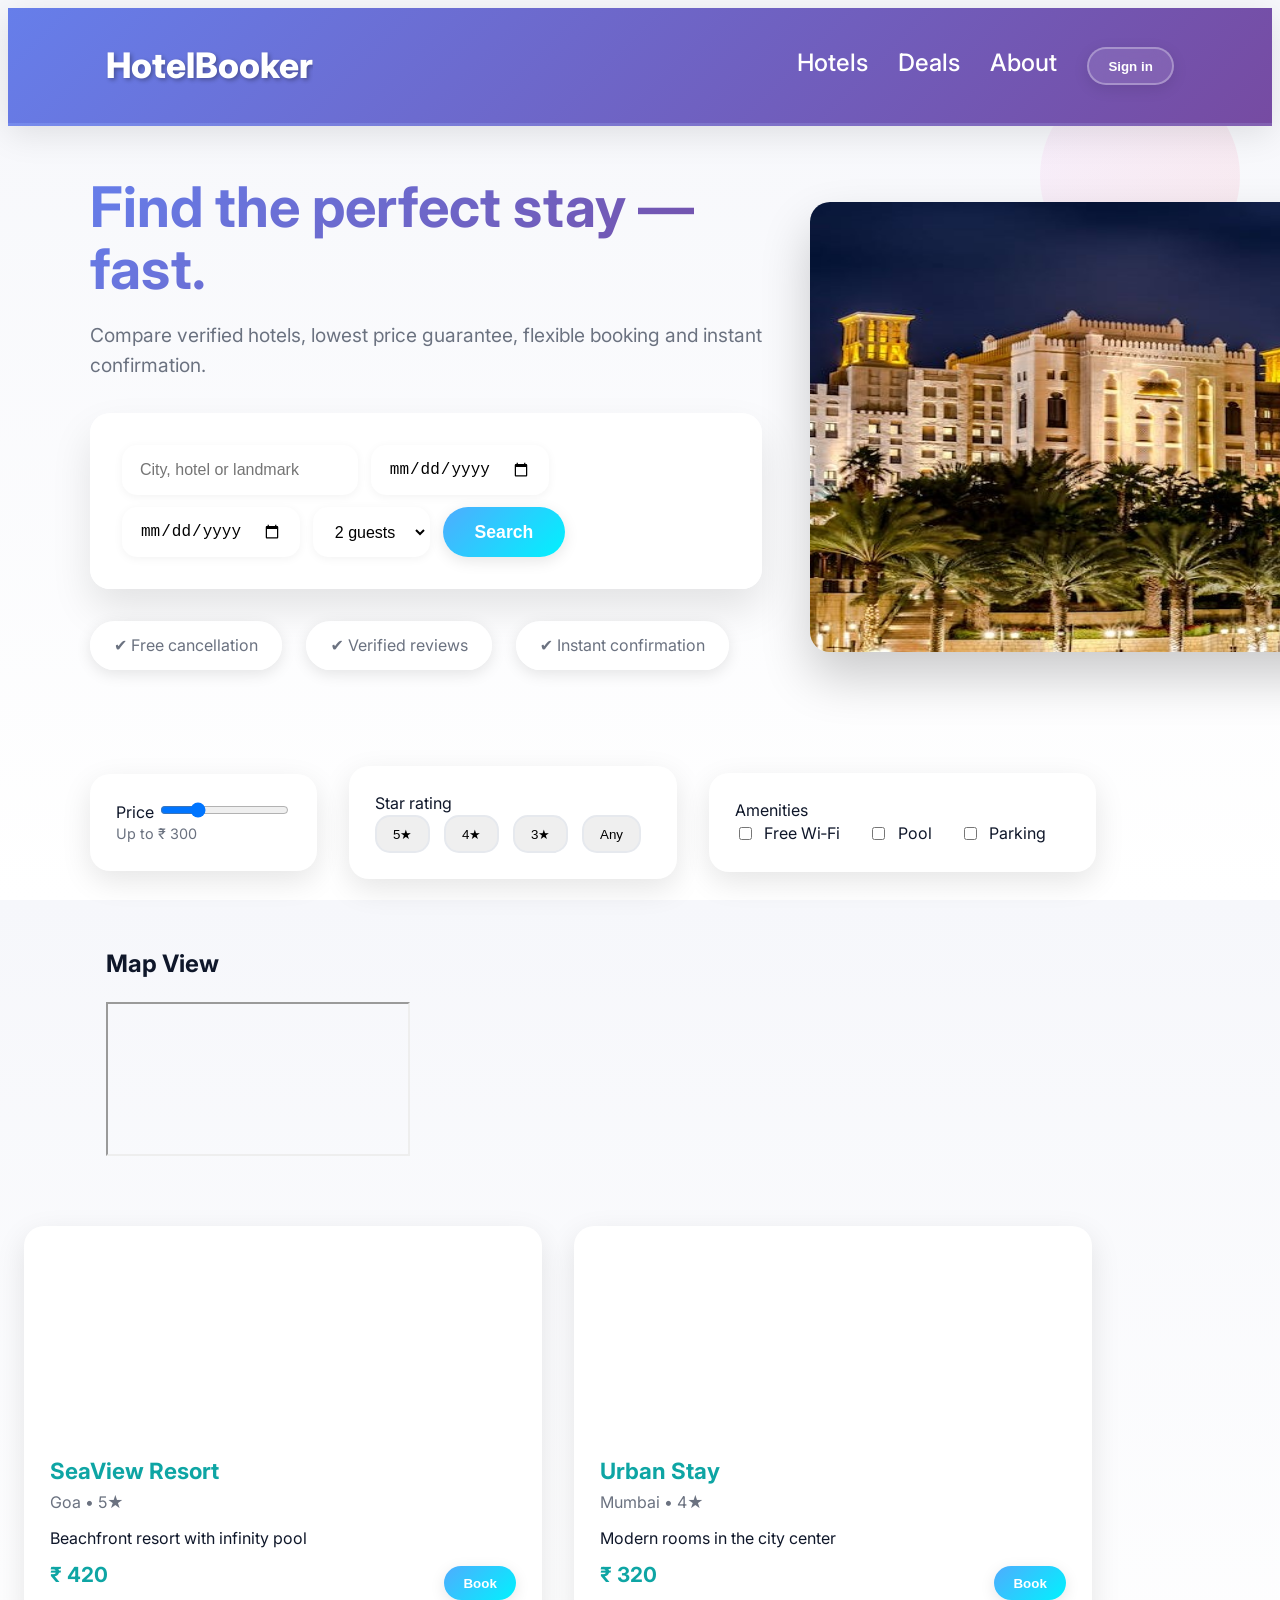
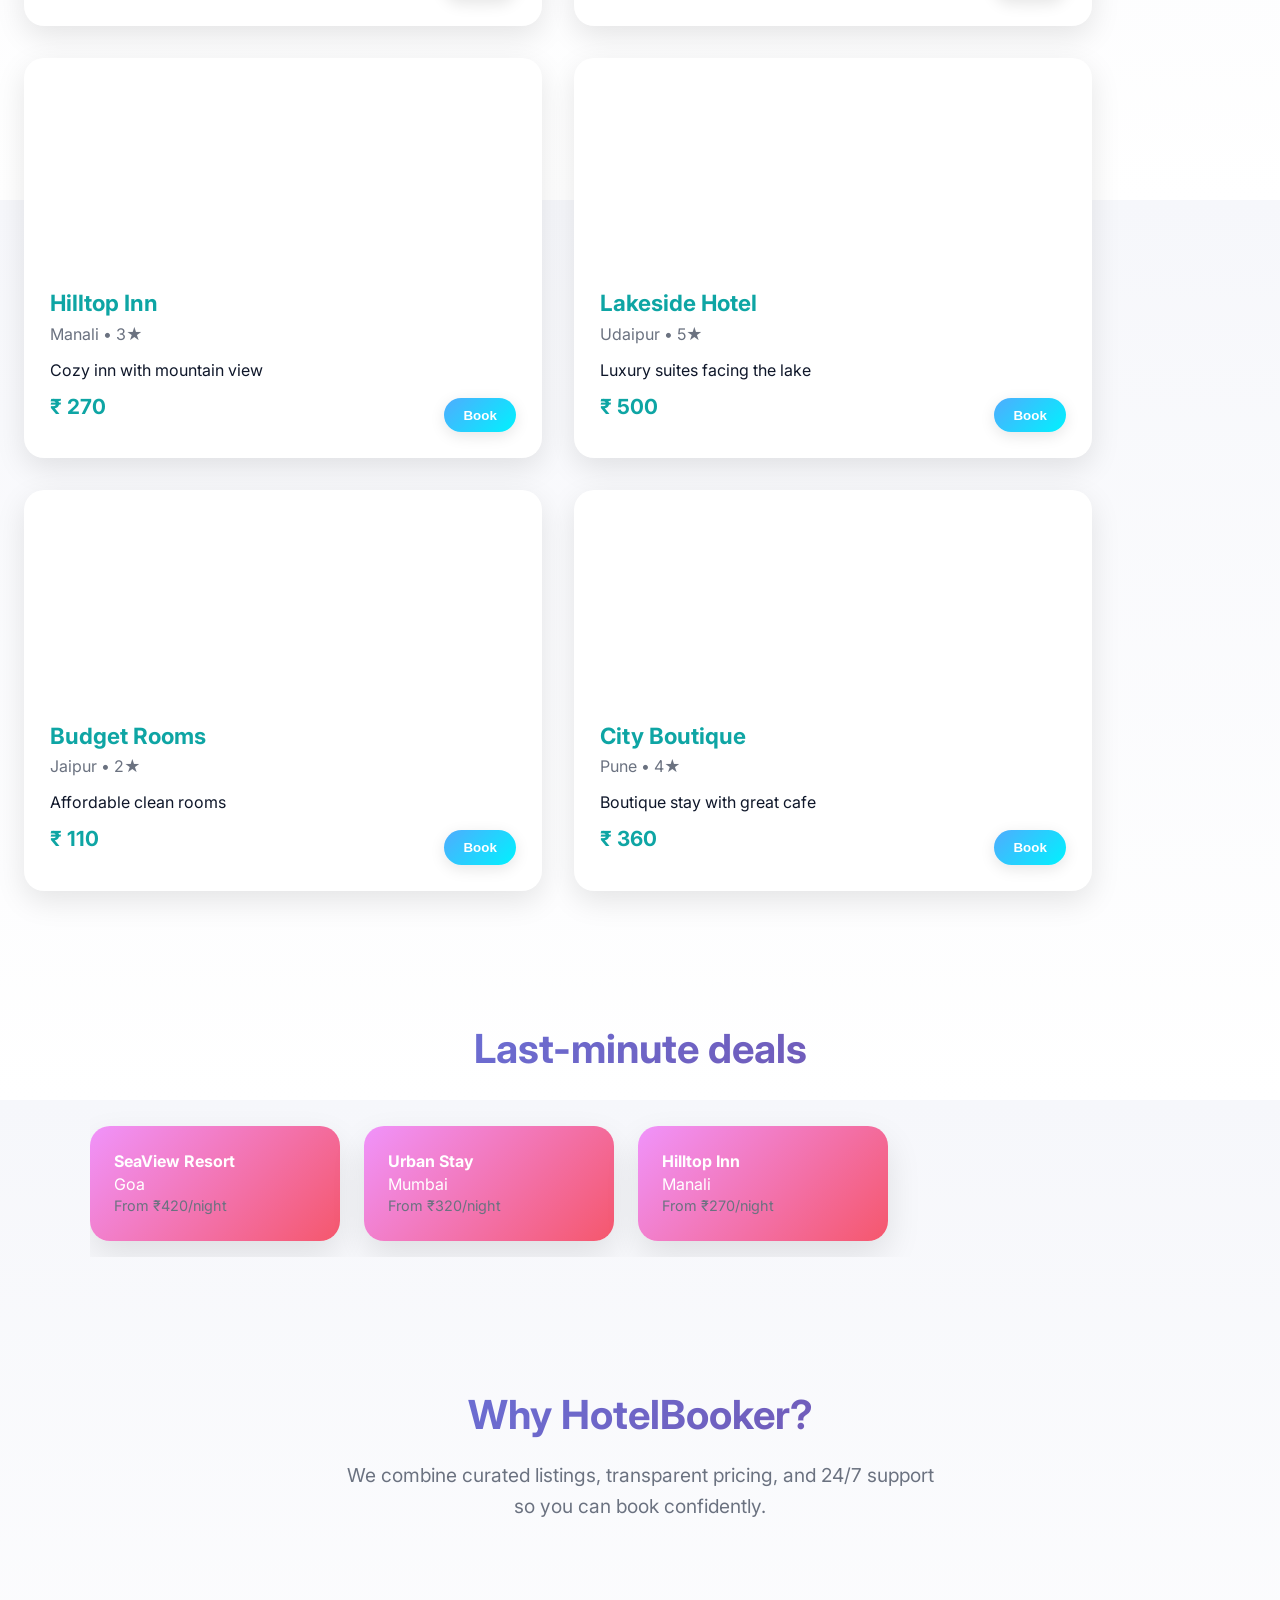
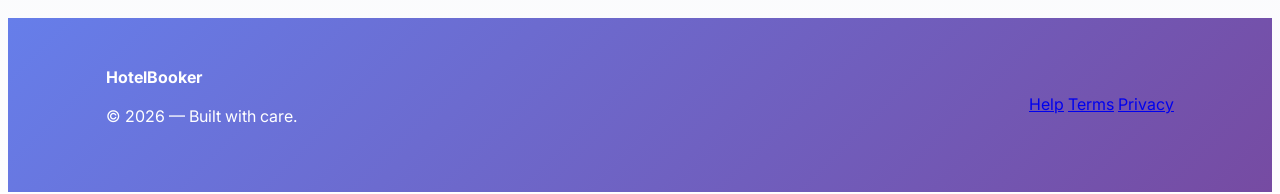
<file: index3.html>
<!-- index.html -->
<!doctype html>
<html lang="en">
<head>
  <meta charset="utf-8" />
  <meta name="viewport" content="width=device-width,initial-scale=1" />
  <title>HotelBooker — Smart Hotel Booking</title>
  <link rel="stylesheet" href="style3.css" />
  <link rel="preconnect" href="https://fonts.gstatic.com" crossorigin>
  <link href="https://fonts.googleapis.com/css2?family=Inter:wght@300;400;600;700;800&display=swap" rel="stylesheet">
  <meta name="description" content="Responsive, accessible hotel booking UI with search, filters and booking modal." />
</head>
<body>
  <header class="site-header">
    <div class="container header-grid">
      <a class="brand" href="#">HotelBooker</a>
      <nav class="nav">
        <a href="#hotels">Hotels</a>
        <a href="#deals">Deals</a>
        <a href="#about">About</a>
        <button id="signinBtn" class="btn btn-ghost">Sign in</button>
      </nav>
    </div>
  </header>

  <main>
    <section class="hero container">
      <div class="hero-left">
        <h1>Find the perfect stay — fast.</h1>
        <p>Compare verified hotels, lowest price guarantee, flexible booking and instant confirmation.</p>
        <form id="searchForm" class="search-form" aria-label="Search hotels">
          <div class="row">
            <input id="q" name="q" type="search" placeholder="City, hotel or landmark" aria-label="Search destination" />
            <input id="checkin" name="checkin" type="date" aria-label="Check-in date" />
            <input id="checkout" name="checkout" type="date" aria-label="Check-out date" />
            <select id="guests" name="guests" aria-label="Guests">
              <option value="1">1 guest</option>
              <option value="2" selected>2 guests</option>
              <option value="3">3 guests</option>
              <option value="4">4 guests</option>
            </select>
            <button type="submit" class="btn btn-primary">Search</button>
          </div>
        </form>
        <ul class="features">
          <li>✔ Free cancellation</li>
          <li>✔ Verified reviews</li>
          <li>✔ Instant confirmation</li>
        </ul>
      </div>
      <div class="hero-right">
        <img alt="Hotel illustration" src="pexels-photo-70441.jpeg" />
      </div>
    </section>

    <section id="filters" class="container filters">
      <div class="filter-group">
        <label>Price</label>
        <input type="range" id="priceRange" min="50" max="1000" step="10" value="300" />
        <div class="small">Up to ₹ <span id="priceValue">300</span></div>
      </div>

      <div class="filter-group">
        <label>Star rating</label>
        <div class="stars">
          <button class="star" data-value="5">5★</button>
          <button class="star" data-value="4">4★</button>
          <button class="star" data-value="3">3★</button>
          <button class="star" data-value="any">Any</button>
        </div>
      </div>

      <div class="filter-group">
        <label>Amenities</label>
        <div class="amenities">
          <label><input type="checkbox" name="wifi" /> Free Wi‑Fi</label>
          <label><input type="checkbox" name="pool" /> Pool</label>
          <label><input type="checkbox" name="parking" /> Parking</label>
        </div>
      </div>
    </section>
    <!-- Map View -->
    <section class="container mx-auto px-4 mt-10">
      <h2 class="text-2xl font-semibold mb-4">Map View</h2>
      <iframe class="w-full h-72 rounded-lg shadow" src="https://maps.google.com/maps?q=India&t=&z=5&ie=UTF8&iwloc=&output=embed"></iframe>
    </section>
    <section id="hotels" class="container hotel-grid">
      <!-- Hotel cards will be injected by JavaScript -->
    </section>

    <section id="deals" class="container deals">
      <h2>Last-minute deals</h2>
      <div class="deals-row" id="dealList"></div>
    </section>

    <section id="about" class="container about">
      <h2>Why HotelBooker?</h2>
      <p>We combine curated listings, transparent pricing, and 24/7 support so you can book confidently.</p>
    </section>
  </main>

  <footer class="site-footer">
    <div class="container footer-grid">
      <div>
        <strong>HotelBooker</strong>
        <p>© <span id="year"></span> — Built with care.</p>
      </div>
      <nav class="fnav">
        <a href="#">Help</a>
        <a href="#">Terms</a>
        <a href="#">Privacy</a>
      </nav>
    </div>
  </footer>

  <!-- Booking Modal -->
  <div id="bookingModal" class="modal" aria-hidden="true" role="dialog" aria-modal="true">
    <div class="modal-panel" role="document">
      <button class="modal-close" aria-label="Close">✕</button>
      <div id="modalContent"></div>
    </div>
  </div>

  <script src="script3.js"></script>
</body>
</html>
</file>
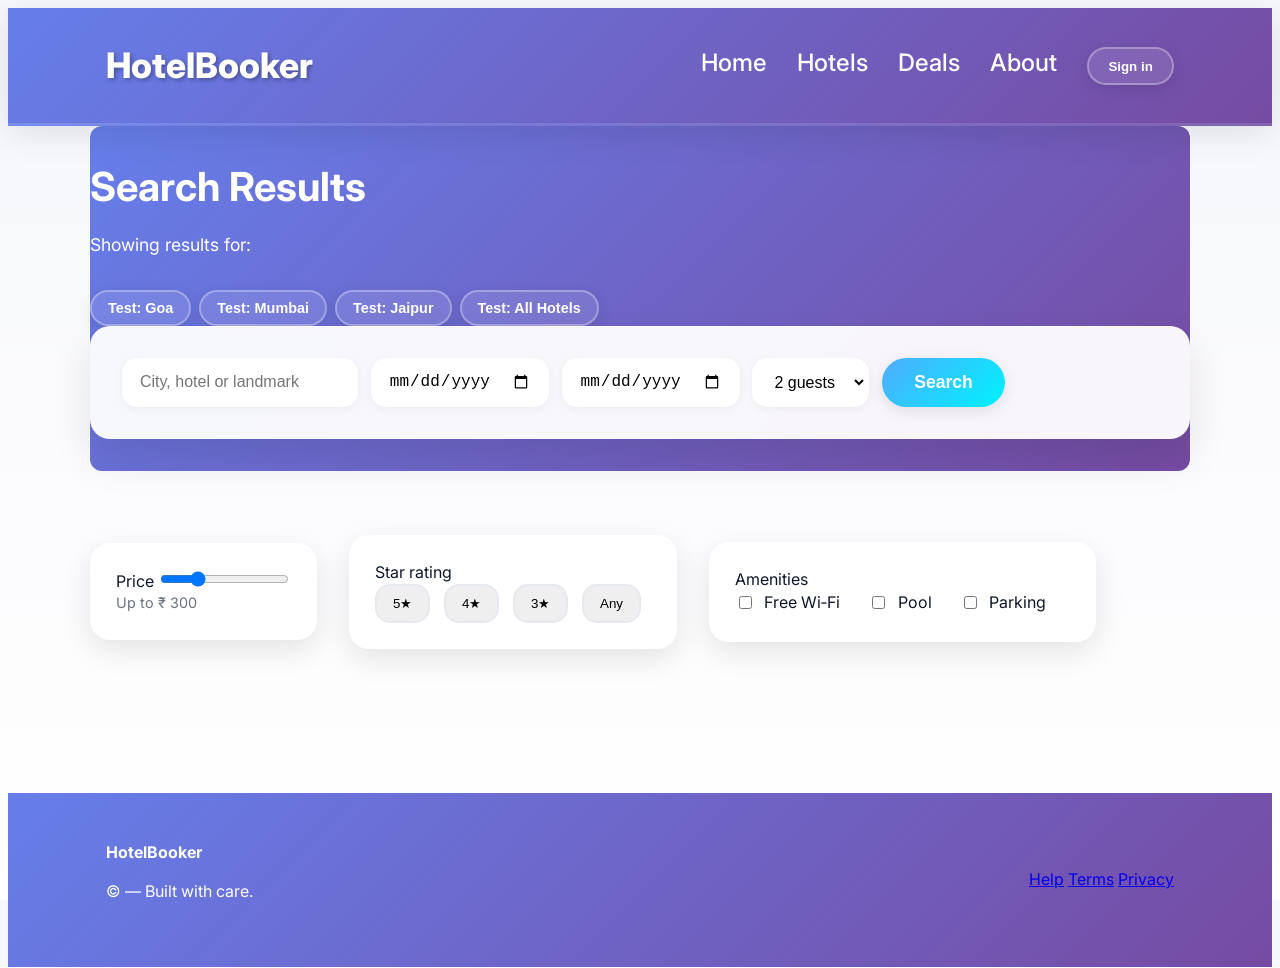
<file: search-results.html>
<!DOCTYPE html>
<html lang="en">
<head>
  <meta charset="utf-8" />
  <meta name="viewport" content="width=device-width,initial-scale=1" />
  <title>Search Results - HotelBooker</title>
  <link rel="stylesheet" href="style3.css" />
  <link rel="preconnect" href="https://fonts.gstatic.com" crossorigin>
  <link href="https://fonts.googleapis.com/css2?family=Inter:wght@300;400;600;700;800&display=swap" rel="stylesheet">
  <meta name="description" content="Search results for hotels" />
</head>
<body>
  <header class="site-header">
    <div class="container header-grid">
      <a class="brand" href="index3.html">HotelBooker</a>
      <nav class="nav">
        <a href="index3.html">Home</a>
        <a href="#hotels">Hotels</a>
        <a href="#deals">Deals</a>
        <a href="#about">About</a>
        <button id="signinBtn" class="btn btn-ghost">Sign in</button>
      </nav>
    </div>
  </header>

  <main>
    <section class="search-header container">
      <div class="search-info">
        <h1>Search Results</h1>
        <div class="search-summary">
          <span id="searchLocation">Showing results for: <strong id="locationText"></strong></span>
          <span id="resultCount"></span>
        </div>
        
        <!-- Test Search Buttons for Debugging -->
        <div class="test-search-buttons">
          <button onclick="testSearch('Goa')" class="btn btn-ghost">Test: Goa</button>
          <button onclick="testSearch('Mumbai')" class="btn btn-ghost">Test: Mumbai</button>
          <button onclick="testSearch('Jaipur')" class="btn btn-ghost">Test: Jaipur</button>
          <button onclick="testSearch('')" class="btn btn-ghost">Test: All Hotels</button>
        </div>
      </div>
      
      <!-- Search Form -->
      <form id="searchForm" class="search-form" aria-label="Search hotels">
        <div class="row">
          <input id="q" name="q" type="search" placeholder="City, hotel or landmark" aria-label="Search destination" />
          <input id="checkin" name="checkin" type="date" aria-label="Check-in date" />
          <input id="checkout" name="checkout" type="date" aria-label="Check-out date" />
          <select id="guests" name="guests" aria-label="Guests">
            <option value="1">1 guest</option>
            <option value="2" selected>2 guests</option>
            <option value="3">3 guests</option>
            <option value="4">4 guests</option>
          </select>
          <button type="submit" class="btn btn-primary">Search</button>
        </div>
      </form>
    </section>

    <!-- Filters Section -->
    <section id="filters" class="container filters">
      <div class="filter-group">
        <label>Price</label>
        <input type="range" id="priceRange" min="50" max="1000" step="10" value="300" />
        <div class="small">Up to ₹ <span id="priceValue">300</span></div>
      </div>

      <div class="filter-group">
        <label>Star rating</label>
        <div class="stars">
          <button class="star" data-value="5">5★</button>
          <button class="star" data-value="4">4★</button>
          <button class="star" data-value="3">3★</button>
          <button class="star" data-value="any">Any</button>
        </div>
      </div>

      <div class="filter-group">
        <label>Amenities</label>
        <div class="amenities">
          <label><input type="checkbox" name="wifi" /> Free Wi‑Fi</label>
          <label><input type="checkbox" name="pool" /> Pool</label>
          <label><input type="checkbox" name="parking" /> Parking</label>
        </div>
      </div>
    </section>

    <!-- Search Results -->
    <section id="hotels" class="container hotel-grid">
      <!-- Hotel cards will be injected by JavaScript -->
    </section>

    <!-- No Results Message -->
    <div id="noResults" class="no-results container" style="display: none;">
      <div class="no-results-content">
        <h2>No hotels found</h2>
        <p>Try adjusting your search criteria or check your spelling.</p>
        <a href="index3.html" class="btn btn-primary">Back to Home</a>
      </div>
    </div>
  </main>

  <footer class="site-footer">
    <div class="container footer-grid">
      <div>
        <strong>HotelBooker</strong>
        <p>© <span id="year"></span> — Built with care.</p>
      </div>
      <nav class="fnav">
        <a href="#">Help</a>
        <a href="#">Terms</a>
        <a href="#">Privacy</a>
      </nav>
    </div>
  </footer>

  <!-- Booking Modal -->
  <div id="bookingModal" class="modal" aria-hidden="true" role="dialog" aria-modal="true">
    <div class="modal-panel" role="document">
      <button class="modal-close" aria-label="Close">✕</button>
      <div id="modalContent"></div>
    </div>
  </div>

  <script src="search-results.js"></script>
</body>
</html>
</file>
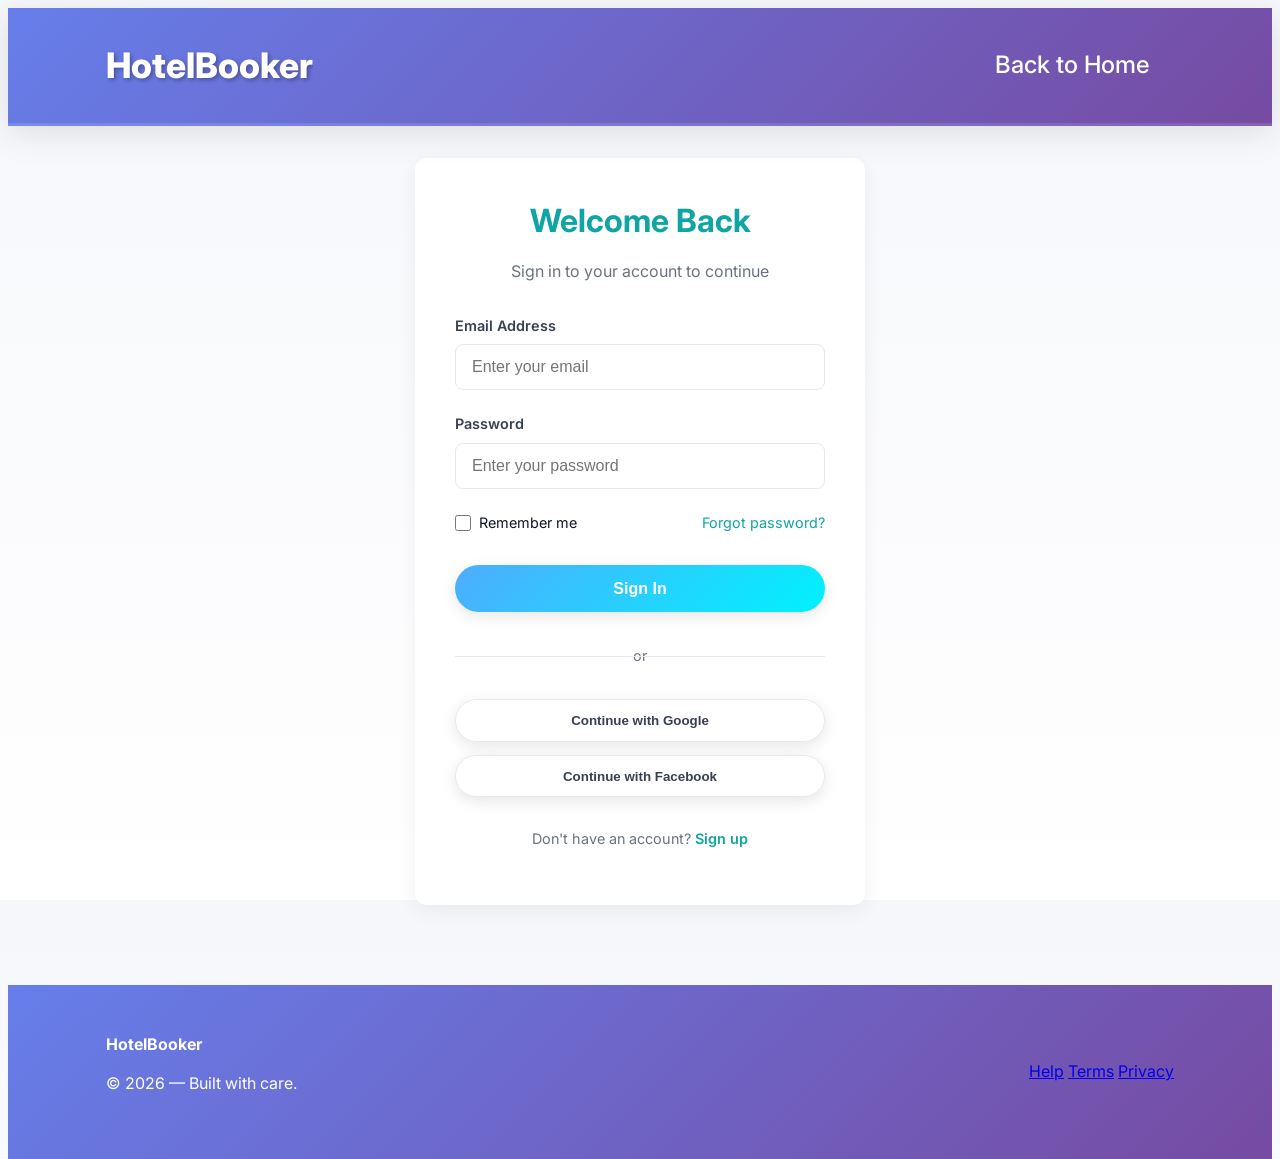
<file: signin.html>
<!DOCTYPE html>
<html lang="en">
<head>
  <meta charset="utf-8" />
  <meta name="viewport" content="width=device-width,initial-scale=1" />
  <title>Sign In - HotelBooker</title>
  <link rel="stylesheet" href="style3.css" />
  <link rel="preconnect" href="https://fonts.gstatic.com" crossorigin>
  <link href="https://fonts.googleapis.com/css2?family=Inter:wght@300;400;600;700;800&display=swap" rel="stylesheet">
  <meta name="description" content="Sign in to your HotelBooker account" />
</head>
<body>
  <header class="site-header">
    <div class="container header-grid">
      <a class="brand" href="index3.html">HotelBooker</a>
      <nav class="nav">
        <a href="index3.html">Back to Home</a>
      </nav>
    </div>
  </header>

  <main>
    <section class="signin-section container">
      <div class="signin-container">
        <h1>Welcome Back</h1>
        <p class="signin-subtitle">Sign in to your account to continue</p>
        
        <form id="signinForm" class="signin-form">
          <div class="form-group">
            <label for="email">Email Address</label>
            <input 
              type="email" 
              id="email" 
              name="email" 
              required 
              placeholder="Enter your email"
              aria-label="Email address"
            />
          </div>
          
          <div class="form-group">
            <label for="password">Password</label>
            <input 
              type="password" 
              id="password" 
              name="password" 
              required 
              placeholder="Enter your password"
              aria-label="Password"
            />
          </div>
          
          <div class="form-options">
            <label class="checkbox-label">
              <input type="checkbox" name="remember" />
              <span>Remember me</span>
            </label>
            <a href="#" class="forgot-link">Forgot password?</a>
          </div>
          
          <button type="submit" class="btn btn-primary signin-btn">Sign In</button>
        </form>
        
        <div class="signin-divider">
          <span>or</span>
        </div>
        
        <div class="social-signin">
          <button class="btn btn-ghost social-btn">
            <span>Continue with Google</span>
          </button>
          <button class="btn btn-ghost social-btn">
            <span>Continue with Facebook</span>
          </button>
        </div>
        
        <div class="signup-prompt">
          <p>Don't have an account? <a href="#" class="signup-link">Sign up</a></p>
        </div>
      </div>
    </section>
  </main>

  <footer class="site-footer">
    <div class="container footer-grid">
      <div>
        <strong>HotelBooker</strong>
        <p>© <span id="year"></span> — Built with care.</p>
      </div>
      <nav class="fnav">
        <a href="#">Help</a>
        <a href="#">Terms</a>
        <a href="#">Privacy</a>
      </nav>
    </div>
  </footer>

  <script>
    // Set current year in footer
    document.getElementById('year').textContent = new Date().getFullYear();
    
    // Handle form submission
    document.getElementById('signinForm').addEventListener('submit', function(e) {
      e.preventDefault();
      const formData = new FormData(this);
      const email = formData.get('email');
      const password = formData.get('password');
      
      // Here you would typically send the data to your backend
      console.log('Sign in attempt:', { email, password });
      
      // For demo purposes, show success message
      alert('Sign in successful! Welcome back.');
      
      // Redirect back to home page
      window.location.href = 'index3.html';
    });
    
    // Handle social sign-in buttons
    document.querySelectorAll('.social-btn').forEach(btn => {
      btn.addEventListener('click', function() {
        alert('Social sign-in functionality would be implemented here.');
      });
    });
  </script>
</body>
</html>
</file>
<file: style3.css>
:root{
  --bg:#f6f7fb;--card:#ffffff;--muted:#6b7280;--accent:#0ea5a4;--glass:rgba(255,255,255,0.6);
  --radius:12px; --shadow:0 6px 20px rgba(16,24,40,0.06);
  --gradient-primary: linear-gradient(135deg, #667eea 0%, #764ba2 100%);
  --gradient-secondary: linear-gradient(135deg, #f093fb 0%, #f5576c 100%);
  --gradient-accent: linear-gradient(135deg, #4facfe 0%, #00f2fe 100%);
  font-synthesis: none;
}

*{box-sizing:border-box}
html,body{height:100%}
body{
  font-family:Inter,system-ui,-apple-system,"Segoe UI",Roboto,"Helvetica Neue",Arial;
  line-height:1.45;
  color:#0f172a;
  background: linear-gradient(180deg,var(--bg),#ffffff);
  scroll-behavior: smooth;
}

/* Smooth scrolling and animations */
* {
  transition: all 0.3s cubic-bezier(0.4, 0, 0.2, 1);
}

.container{max-width:1100px;margin:0 auto;padding:1rem}

/* Enhanced Header with gradient and animations */
.site-header{
  background: var(--gradient-primary);
  padding:1rem 0;
  border-bottom: 3px solid rgba(255,255,255,0.1);
  font-size: x-large;
  position: sticky;
  top: 0;
  z-index: 100;
  backdrop-filter: blur(10px);
  box-shadow: 0 8px 32px rgba(0,0,0,0.1);
}

.header-grid{display:flex;align-items:center;justify-content:space-between}
.brand{
  font-weight:800;
  color:white;
  font-size:2.2rem;
  text-decoration:none;
  text-shadow: 2px 2px 4px rgba(0,0,0,0.3);
  position: relative;
  overflow: hidden;
}

.brand::before {
  content: '';
  position: absolute;
  top: 0;
  left: -100%;
  width: 100%;
  height: 100%;
  background: linear-gradient(90deg, transparent, rgba(255,255,255,0.4), transparent);
  transition: left 0.5s;
}

.brand:hover::before {
  left: 100%;
}

.nav a{
  margin-right:1.5rem;
  color:white;
  text-decoration:none;
  font-weight: 500;
  position: relative;
  padding: 0.5rem 0;
}

.nav a::after {
  content: '';
  position: absolute;
  bottom: 0;
  left: 0;
  width: 0;
  height: 2px;
  background: white;
  transition: width 0.3s ease;
}

.nav a:hover::after {
  width: 100%;
}

/* Enhanced Buttons with hover effects */
.btn{
  padding:.6rem 1.2rem;
  border-radius:25px;
  border:0;
  font-weight:600;
  cursor:pointer;
  position: relative;
  overflow: hidden;
  transform: translateY(0);
  box-shadow: 0 4px 15px rgba(0,0,0,0.1);
}

.btn::before {
  content: '';
  position: absolute;
  top: 0;
  left: -100%;
  width: 100%;
  height: 100%;
  background: linear-gradient(90deg, transparent, rgba(255,255,255,0.2), transparent);
  transition: left 0.5s;
}

.btn:hover::before {
  left: 100%;
}

.btn:hover {
  transform: translateY(-2px);
  box-shadow: 0 8px 25px rgba(0,0,0,0.2);
}

.btn-ghost{
  background:rgba(255,255,255,0.1);
  color: white;
  border: 2px solid rgba(255,255,255,0.3);
  backdrop-filter: blur(10px);
}

.btn-ghost:hover {
  background: rgba(255,255,255,0.2);
  border-color: rgba(255,255,255,0.5);
}

.btn-primary{
  background:var(--gradient-accent);
  color:white;
  border: none;
}

/* Enhanced Hero Section */
.hero{
  display:grid;
  grid-template-columns:1fr 380px;
  gap:3rem;
  align-items:center;
  padding:3rem 0;
  position: relative;
}

.hero::before {
  content: '';
  position: absolute;
  top: -50px;
  right: -50px;
  width: 200px;
  height: 200px;
  background: var(--gradient-secondary);
  border-radius: 50%;
  opacity: 0.1;
  animation: float 6s ease-in-out infinite;
}

@keyframes float {
  0%, 100% { transform: translateY(0px) rotate(0deg); }
  50% { transform: translateY(-20px) rotate(180deg); }
}

.hero-left h1{
  font-size:3.5rem;
  margin:.2rem 0;
  background: var(--gradient-primary);
  -webkit-background-clip: text;
  -webkit-text-fill-color: transparent;
  background-clip: text;
  line-height: 1.1;
  animation: slideInLeft 1s ease-out;
}

@keyframes slideInLeft {
  from {
    opacity: 0;
    transform: translateX(-50px);
  }
  to {
    opacity: 1;
    transform: translateX(0);
  }
}

.hero-left p{
  color:var(--muted);
  margin-bottom:2rem;
  font-size: 1.2rem;
  line-height: 1.6;
  animation: slideInLeft 1s ease-out 0.2s both;
}

/* Enhanced Search Form */
.search-form {
  animation: slideInLeft 1s ease-out 0.4s both;
}

.search-form .row{
  display:flex;
  gap:.8rem;
  flex-wrap:wrap;
  background: rgba(255,255,255,0.95);
  padding: 2rem;
  border-radius: 20px;
  box-shadow: 0 20px 40px rgba(0,0,0,0.1);
  backdrop-filter: blur(10px);
}

.search-form input, .search-form select{
  padding:.8rem 1rem;
  border-radius:15px;
  border:2px solid transparent;
  background:white;
  font-size: 1rem;
  transition: all 0.3s ease;
  box-shadow: 0 2px 10px rgba(0,0,0,0.05);
}

.search-form input:focus, .search-form select:focus {
  outline: none;
  border-color: var(--accent);
  box-shadow: 0 0 0 4px rgba(14, 165, 164, 0.1);
  transform: translateY(-2px);
}

.search-form .btn-primary {
  padding: 0.8rem 2rem;
  font-size: 1.1rem;
  background: var(--gradient-accent);
}

.features{
  display:flex;
  gap:1.5rem;
  list-style:none;
  padding:0;
  margin-top:2rem;
  color:var(--muted);
  animation: slideInLeft 1s ease-out 0.6s both;
}

.features li {
  background: rgba(255,255,255,0.9);
  padding: 0.8rem 1.5rem;
  border-radius: 25px;
  box-shadow: 0 4px 15px rgba(0,0,0,0.1);
  backdrop-filter: blur(10px);
  transition: all 0.3s ease;
}

.features li:hover {
  transform: translateY(-3px);
  box-shadow: 0 8px 25px rgba(0,0,0,0.15);
}

.hero-right {
  animation: slideInRight 1s ease-out 0.8s both;
}

@keyframes slideInRight {
  from {
    opacity: 0;
    transform: translateX(50px);
  }
  to {
    opacity: 1;
    transform: translateX(0);
  }
}

.hero-right img{
  width: 550px;
  border-radius:20px;
  box-shadow: 0 25px 50px rgba(0,0,0,0.2);
  height: 450px;
  transition: all 0.3s ease;
}

.hero-right img:hover {
  transform: scale(1.02) rotate(1deg);
  box-shadow: 0 35px 70px rgba(0,0,0,0.3);
}

/* Enhanced Filters */
.filters{
  display:flex;
  gap:2rem;
  align-items:center;
  padding:2rem 0;
  flex-wrap: wrap;
}

.filter-group{
  background:var(--card);
  padding:1.5rem;
  border-radius:20px;
  box-shadow: 0 10px 30px rgba(0,0,0,0.1);
  min-width:200px;
  transition: all 0.3s ease;
  border: 2px solid transparent;
}

.filter-group:hover {
  transform: translateY(-5px);
  box-shadow: 0 20px 40px rgba(0,0,0,0.15);
  border-color: var(--accent);
}

.stars .star{
  border:2px solid #e6e9ee;
  padding:.6rem 1rem;
  border-radius:15px;
  margin-right:.6rem;
  transition: all 0.3s ease;
  cursor: pointer;
}

.stars .star:hover {
  transform: scale(1.1);
  border-color: var(--accent);
  background: var(--accent);
  color: white;
}

.amenities label{
  display:inline-flex;
  align-items:center;
  gap:.6rem;
  margin-right:1.5rem;
  cursor: pointer;
  transition: all 0.3s ease;
}

.amenities label:hover {
  color: var(--accent);
  transform: translateX(5px);
}

.small{color:var(--muted);font-size:.9rem}

/* Enhanced Hotel Grid */
.hotel-grid{
  display:grid;
  grid-template-columns:repeat(auto-fit, minmax(350px, 1fr));
  gap:2rem;
  margin:2rem 0;
}

.card{
  background:var(--card);
  border-radius:20px;
  padding:0;
  overflow:hidden;
  box-shadow: 0 10px 30px rgba(0,0,0,0.1);
  display:flex;
  flex-direction:column;
  transition: all 0.4s cubic-bezier(0.4, 0, 0.2, 1);
  border: 2px solid transparent;
  position: relative;
}

.card::before {
  content: '';
  position: absolute;
  top: 0;
  left: 0;
  right: 0;
  height: 4px;
  background: var(--gradient-accent);
  transform: scaleX(0);
  transition: transform 0.3s ease;
}

.card:hover::before {
  transform: scaleX(1);
}

.card:hover {
  transform: translateY(-10px) scale(1.02);
  box-shadow: 0 25px 50px rgba(0,0,0,0.2);
  border-color: var(--accent);
}

.card .thumb{
  height:200px;
  background-size:cover;
  background-position:center;
  transition: all 0.4s ease;
}

.card:hover .thumb {
  transform: scale(1.1);
}

.card .content{
  padding:1.5rem;
  flex:1;
  display:flex;
  flex-direction:column;
}

.card h3{
  margin:.2rem 0;
  color: var(--accent);
  font-size: 1.4rem;
}

.card .meta{
  color:var(--muted);
  font-size:1rem;
  margin-bottom:.8rem;
}

.card .price-row{
  display:flex;
  justify-content:space-between;
  align-items:center;
  margin-top: auto;
}

.card .price{
  font-weight:700;
  font-size: 1.3rem;
  color: var(--accent);
}

.card .cta{margin-top:1rem}

/* Enhanced Deals Section */
.deals{padding:3rem 0}
.deals h2 {
  text-align: center;
  font-size: 2.5rem;
  background: var(--gradient-primary);
  -webkit-background-clip: text;
  -webkit-text-fill-color: transparent;
  background-clip: text;
  margin-bottom: 2rem;
}

.deals-row{
  display:flex;
  gap:1.5rem;
  overflow:auto;
  padding: 1rem 0;
}

.deal{
  min-width:250px;
  padding:1.5rem;
  background: var(--gradient-secondary);
  border-radius:20px;
  box-shadow: 0 15px 35px rgba(0,0,0,0.1);
  color: white;
  transition: all 0.3s ease;
  cursor: pointer;
}

.deal:hover {
  transform: translateY(-5px) scale(1.05);
  box-shadow: 0 25px 50px rgba(0,0,0,0.2);
}

.about{padding:3rem 0; text-align: center;}
.about h2 {
  font-size: 2.5rem;
  background: var(--gradient-primary);
  -webkit-background-clip: text;
  -webkit-text-fill-color: transparent;
  background-clip: text;
  margin-bottom: 1rem;
}

.about p {
  font-size: 1.2rem;
  color: var(--muted);
  max-width: 600px;
  margin: 0 auto;
  line-height: 1.6;
}

/* Enhanced Footer */
.site-footer{
  padding:2rem 0;
  color:var(--muted);
  background: var(--gradient-primary);
  color: white;
  margin-top: 3rem;
}

.footer-grid{display:flex;justify-content:space-between;align-items:center}

/* Enhanced Modal */
.modal{
  position:fixed;
  inset:0;
  display:none;
  place-items:center;
  background:rgba(2,6,23,0.8);
  z-index:60;
  backdrop-filter: blur(10px);
}

.modal[aria-hidden="false"]{
  display:grid;
  animation: modalFadeIn 0.3s ease-out;
}

@keyframes modalFadeIn {
  from {
    opacity: 0;
    transform: scale(0.9);
  }
  to {
    opacity: 1;
    transform: scale(1);
  }
}

.modal-panel{
  background:var(--card);
  border-radius:20px;
  padding:2rem;
  max-width:680px;
  width:94%;
  box-shadow: 0 25px 50px rgba(0,0,0,0.3);
  transform: translateY(0);
  animation: modalSlideIn 0.3s ease-out;
}

@keyframes modalSlideIn {
  from {
    opacity: 0;
    transform: translateY(50px);
  }
  to {
    opacity: 1;
    transform: translateY(0);
  }
}

.modal-close{
  float:right;
  border:0;
  background:transparent;
  font-size:1.5rem;
  cursor: pointer;
  transition: all 0.3s ease;
  width: 40px;
  height: 40px;
  border-radius: 50%;
  display: flex;
  align-items: center;
  justify-content: center;
}

.modal-close:hover {
  background: rgba(0,0,0,0.1);
  transform: rotate(90deg);
}

/* Loading Animation */
.loading {
  display: inline-block;
  width: 20px;
  height: 20px;
  border: 3px solid rgba(255,255,255,.3);
  border-radius: 50%;
  border-top-color: #fff;
  animation: spin 1s ease-in-out infinite;
}

@keyframes spin {
  to { transform: rotate(360deg); }
}

/* Responsive Design */
@media (max-width:900px){
  .hero{grid-template-columns:1fr; text-align: center;}
  .hero-left h1 { font-size: 2.8rem; }
  .hotel-grid{grid-template-columns:repeat(auto-fit, minmax(300px, 1fr))}
  .filters { justify-content: center; }
}

@media (max-width:600px){
  .nav{display:none}
  .hero-left h1{font-size:2.2rem}
  .hotel-grid{grid-template-columns:1fr}
  .filters{flex-direction:column; align-items: center;}
  .search-form .row { padding: 1.5rem; }
  .features { flex-direction: column; align-items: center; }
}

/* Sign-in page styles */
.signin-section {
  min-height: calc(100vh - 200px);
  display: flex;
  align-items: center;
  justify-content: center;
  padding: 2rem 0;
}

.signin-container {
  background: var(--card);
  padding: 2.5rem;
  border-radius: var(--radius);
  box-shadow: var(--shadow);
  max-width: 450px;
  width: 100%;
}

.signin-container h1 {
  font-size: 2rem;
  font-weight: 700;
  margin: 0 0 0.5rem 0;
  text-align: center;
  color: var(--accent);
}

.signin-subtitle {
  text-align: center;
  color: var(--muted);
  margin-bottom: 2rem;
}

.signin-form {
  display: flex;
  flex-direction: column;
  gap: 1.5rem;
}

.form-group {
  display: flex;
  flex-direction: column;
  gap: 0.5rem;
}

.form-group label {
  font-weight: 600;
  color: #374151;
  font-size: 0.9rem;
}

.form-group input {
  padding: 0.8rem 1rem;
  border: 1px solid #e6e9ee;
  border-radius: 8px;
  font-size: 1rem;
  transition: border-color 0.2s ease;
}

.form-group input:focus {
  outline: none;
  border-color: var(--accent);
  box-shadow: 0 0 0 3px rgba(14, 165, 164, 0.1);
}

.form-options {
  display: flex;
  justify-content: space-between;
  align-items: center;
  font-size: 0.9rem;
}

.checkbox-label {
  display: flex;
  align-items: center;
  gap: 0.5rem;
  cursor: pointer;
}

.checkbox-label input[type="checkbox"] {
  width: 16px;
  height: 16px;
  margin: 0;
}

.forgot-link {
  color: var(--accent);
  text-decoration: none;
}

.forgot-link:hover {
  text-decoration: underline;
}

.signin-btn {
  padding: 0.9rem 1rem;
  font-size: 1rem;
  margin-top: 0.5rem;
}

.signin-divider {
  text-align: center;
  margin: 2rem 0;
  position: relative;
}

.signin-divider::before {
  content: '';
  position: absolute;
  top: 50%;
  left: 0;
  right: 0;
  height: 1px;
  background: #e6e9ee;
}

.signin-divider span {
  background: var(--card);
  padding: 0 1rem;
  color: var(--muted);
  font-size: 0.9rem;
}

.social-signin {
  display: flex;
  flex-direction: column;
  gap: 0.8rem;
  margin-bottom: 2rem;
}

.social-btn {
  width: 100%;
  padding: 0.8rem 1rem;
  border: 1px solid #e6e9ee;
  background: white;
  color: #374151;
  transition: all 0.2s ease;
}

.social-btn:hover {
  background: #f9fafb;
  border-color: #d1d5db;
}

.signup-prompt {
  text-align: center;
  font-size: 0.9rem;
  color: var(--muted);
}

.signup-link {
  color: var(--accent);
  text-decoration: none;
  font-weight: 600;
}

.signup-link:hover {
  text-decoration: underline;
}

/* Responsive adjustments for sign-in page */
@media (max-width: 600px) {
  .signin-container {
    padding: 2rem 1.5rem;
    margin: 0 1rem;
  }
  
  .form-options {
    flex-direction: column;
    gap: 1rem;
    align-items: flex-start;
  }
}

/* Map section styles */
.map-section {
  padding: 2rem 0;
  background: #f8fafc;
}

.map-section h2 {
  font-size: 1.8rem;
  font-weight: 600;
  margin-bottom: 1.5rem;
  color: #1e293b;
}

.map-container {
  width: 100%;
  height: 400px;
  border-radius: var(--radius);
  overflow: hidden;
  box-shadow: var(--shadow);
}

.map-container iframe {
  width: 100%;
  height: 100%;
  border: none;
  display: block;
}

/* Responsive map adjustments */
@media (max-width: 768px) {
  .map-container {
    height: 300px;
  }
}

@media (max-width: 480px) {
  .map-container {
    height: 250px;
  }
}

/* Search Results Page Styles */
.search-header {
  padding: 2rem 0;
  background: linear-gradient(135deg, #667eea 0%, #764ba2 100%);
  color: white;
  margin-bottom: 2rem;
  border-radius: var(--radius);
}

.search-header h1 {
  font-size: 2.5rem;
  font-weight: 700;
  margin: 0 0 1rem 0;
}

.search-summary {
  display: flex;
  gap: 1rem;
  align-items: center;
  margin-bottom: 2rem;
  font-size: 1.1rem;
}

.search-summary strong {
  color: #fbbf24;
}

.test-search-buttons {
  display: flex;
  gap: 0.5rem;
  margin-top: 1rem;
  flex-wrap: wrap;
}

.test-search-buttons .btn {
  font-size: 0.9rem;
  padding: 0.5rem 1rem;
}

/* Enhanced Hotel Cards */
.card {
  transition: transform 0.2s ease, box-shadow 0.2s ease;
}

.card:hover {
  transform: translateY(-4px);
  box-shadow: 0 12px 30px rgba(16, 24, 40, 0.12);
}

.card-header {
  display: flex;
  justify-content: space-between;
  align-items: flex-start;
  margin-bottom: 0.5rem;
}

.card-header h3 {
  margin: 0;
  font-size: 1.3rem;
  color: #1e293b;
}

.rating {
  display: flex;
  align-items: center;
  gap: 0.5rem;
  font-size: 0.9rem;
}

.stars {
  color: #fbbf24;
  font-size: 1rem;
}

.rating-score {
  font-weight: 600;
  color: #059669;
}

.reviews {
  color: var(--muted);
}

.amenities-tags {
  display: flex;
  flex-wrap: wrap;
  gap: 0.5rem;
  margin: 1rem 0;
}

.amenity-tag {
  background: #f1f5f9;
  color: #475569;
  padding: 0.3rem 0.6rem;
  border-radius: 20px;
  font-size: 0.8rem;
  font-weight: 500;
}

.per-night {
  font-size: 0.9rem;
  color: var(--muted);
  font-weight: 400;
}

/* No Results Styling */
.no-results {
  text-align: center;
  padding: 4rem 0;
}

.no-results-content h2 {
  font-size: 2rem;
  color: var(--muted);
  margin-bottom: 1rem;
}

.no-results-content p {
  color: var(--muted);
  margin-bottom: 2rem;
  font-size: 1.1rem;
}

/* Enhanced Booking Modal */
.modal-panel {
  max-width: 600px;
  padding: 2rem;
}

.modal-panel h3 {
  color: var(--accent);
  margin-bottom: 1rem;
}

.hotel-details {
  background: #f8fafc;
  padding: 1rem;
  border-radius: 8px;
  margin: 1rem 0;
}

.hotel-details p {
  margin: 0.5rem 0;
  font-size: 0.9rem;
}

.form-row {
  display: grid;
  grid-template-columns: 1fr 1fr;
  gap: 1rem;
  margin-bottom: 1rem;
}

.form-row label {
  display: flex;
  flex-direction: column;
  gap: 0.5rem;
  font-weight: 600;
  color: #374151;
}

.form-row input,
.form-row select {
  padding: 0.7rem;
  border: 1px solid #e6e9ee;
  border-radius: 6px;
  font-size: 0.9rem;
}

.total-price {
  background: #f0fdf4;
  padding: 1rem;
  border-radius: 8px;
  text-align: center;
  margin: 1.5rem 0;
  border: 1px solid #bbf7d0;
}

.form-actions {
  display: flex;
  gap: 1rem;
  justify-content: center;
}

/* Star Rating Filter Active State */
.star.active {
  background: var(--accent);
  color: white;
  border-color: var(--accent);
}

/* Responsive adjustments for search results */
@media (max-width: 768px) {
  .search-header h1 {
    font-size: 2rem;
  }
  
  .search-summary {
    flex-direction: column;
    align-items: flex-start;
    gap: 0.5rem;
  }
  
  .form-row {
    grid-template-columns: 1fr;
  }
  
  .card-header {
    flex-direction: column;
    gap: 0.5rem;
  }
  
  .rating {
    justify-content: flex-start;
  }
}
</file>
